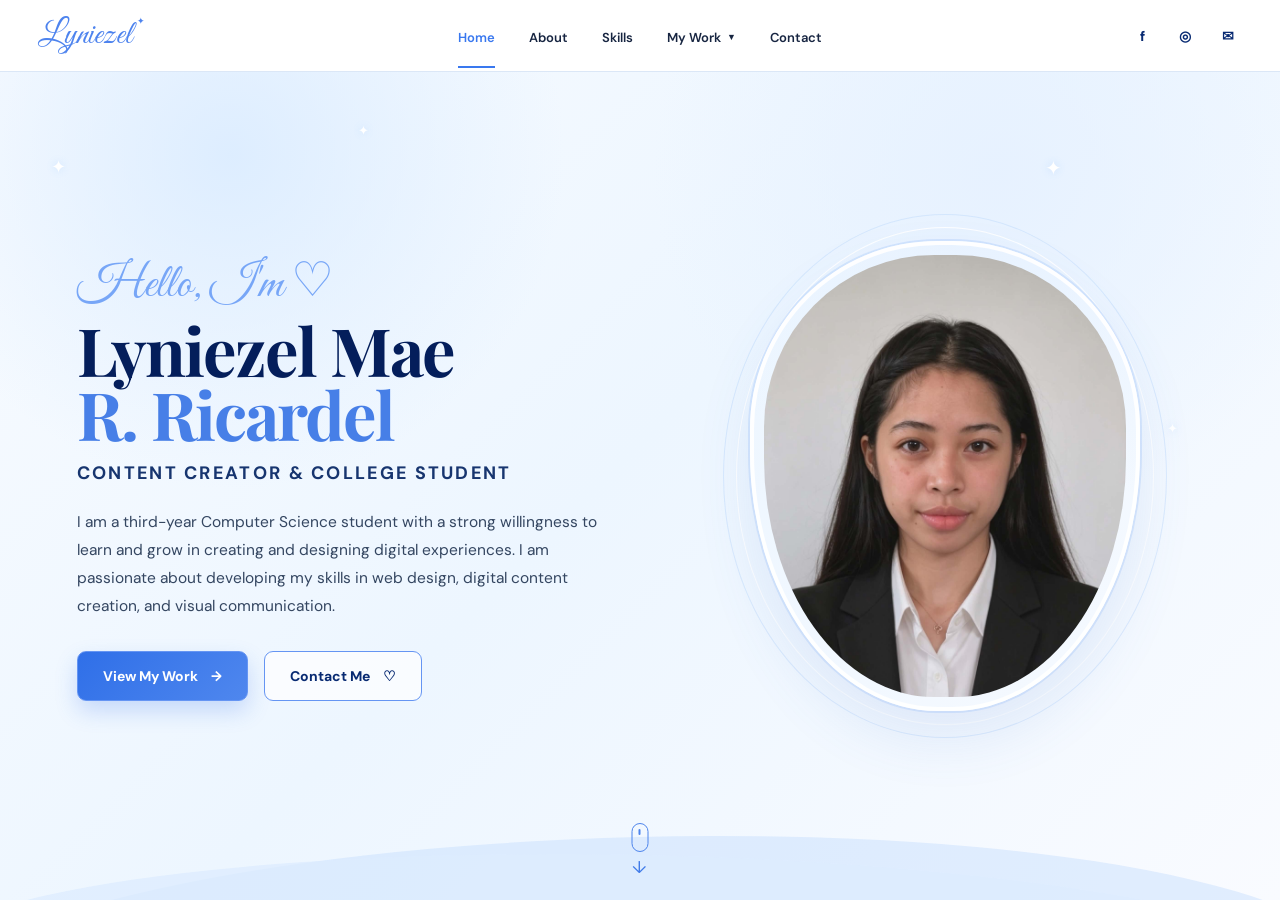
<file: index.html>
<!DOCTYPE html>
<html lang="en">
<head>
  <meta charset="UTF-8">
  <meta name="viewport" content="width=device-width, initial-scale=1.0">
  <meta name="description" content="Lyniezel Mae R. Ricardel - Multimedia Portfolio">
  <title>Lyniezel Mae R. Ricardel | Home</title>
  <link rel="stylesheet" href="style.css">
</head>
<body>
  <header class="site-header">
    <nav class="navbar">
      <a class="brand" href="index.html">Lyniezel</a>
      <ul class="nav-links">
        <li><a class="active" href="index.html">Home</a></li>
        <li><a href="about.html">About</a></li>
        <li><a href="skills.html">Skills</a></li>
        <li class="dropdown">
          <button id="dropdownBtn" class="dropdown-btn" type="button" aria-haspopup="true" aria-expanded="false" aria-controls="dropdownMenu">
            My Work <span id="dropdownArrow" class="dropdown-arrow" aria-hidden="true">▼</span>
          </button>
          <ul id="dropdownMenu" class="dropdown-menu">
            <li><a href="work.html">All Projects</a></li>
            <li><a href="work.html#web-design">Web Design</a></li>
            <li><a href="work.html#digital-content">Digital Content</a></li>
            <li><a href="work.html#creative-design">Creative Design</a></li>
            <li><a href="work.html#ui-design">UI Design</a></li>
          </ul>
        </li>
        <li><a href="contact.html">Contact</a></li>
      </ul>
      <div class="header-socials">
        <a href="https://www.facebook.com/lyniezelricardel/" target="_blank" aria-label="Facebook">f</a>
        <a href="https://www.instagram.com/kayy_rr11/" target="_blank" aria-label="Instagram">◎</a>
        <a href="mailto:ricardellyniezelmae@gmail.com" aria-label="Email">✉</a>
      </div>
    </nav>
  </header>

  <main class="page-stage home-stage">
    <span class="sparkle s1">✦</span><span class="sparkle s2">✦</span><span class="sparkle s3">✦</span><span class="sparkle s4">✦</span>
    <section class="home-shell">
      <div class="hero-copy">
        <p class="hello-script">Hello, I'm ♡</p>
        <h1 class="hero-name">Lyniezel Mae <span class="accent-line">R. Ricardel</span></h1>
        <p class="hero-role">Content Creator & College Student</p>
        <p class="hero-description">I am a third-year Computer Science student with a strong willingness to learn and grow in creating and designing digital experiences. I am passionate about developing my skills in web design, digital content creation, and visual communication.</p>
        <div class="hero-actions">
          <a class="btn btn-primary" href="work.html">View My Work <span>→</span></a>
          <a class="btn btn-secondary" href="contact.html">Contact Me <span>♡</span></a>
        </div>
      </div>

      <div class="portrait-wrap">
        <div class="portrait-halo">
          <img class="profile-photo" src="images/profile.jpg" alt="Profile photo of Lyniezel Mae R. Ricardel">
        </div>
      </div>
      <div class="home-scroll"><div class="mouse-icon"></div>↓</div>
    </section>
  </main>
  <script src="script.js"></script>
</body>
</html>
</file>
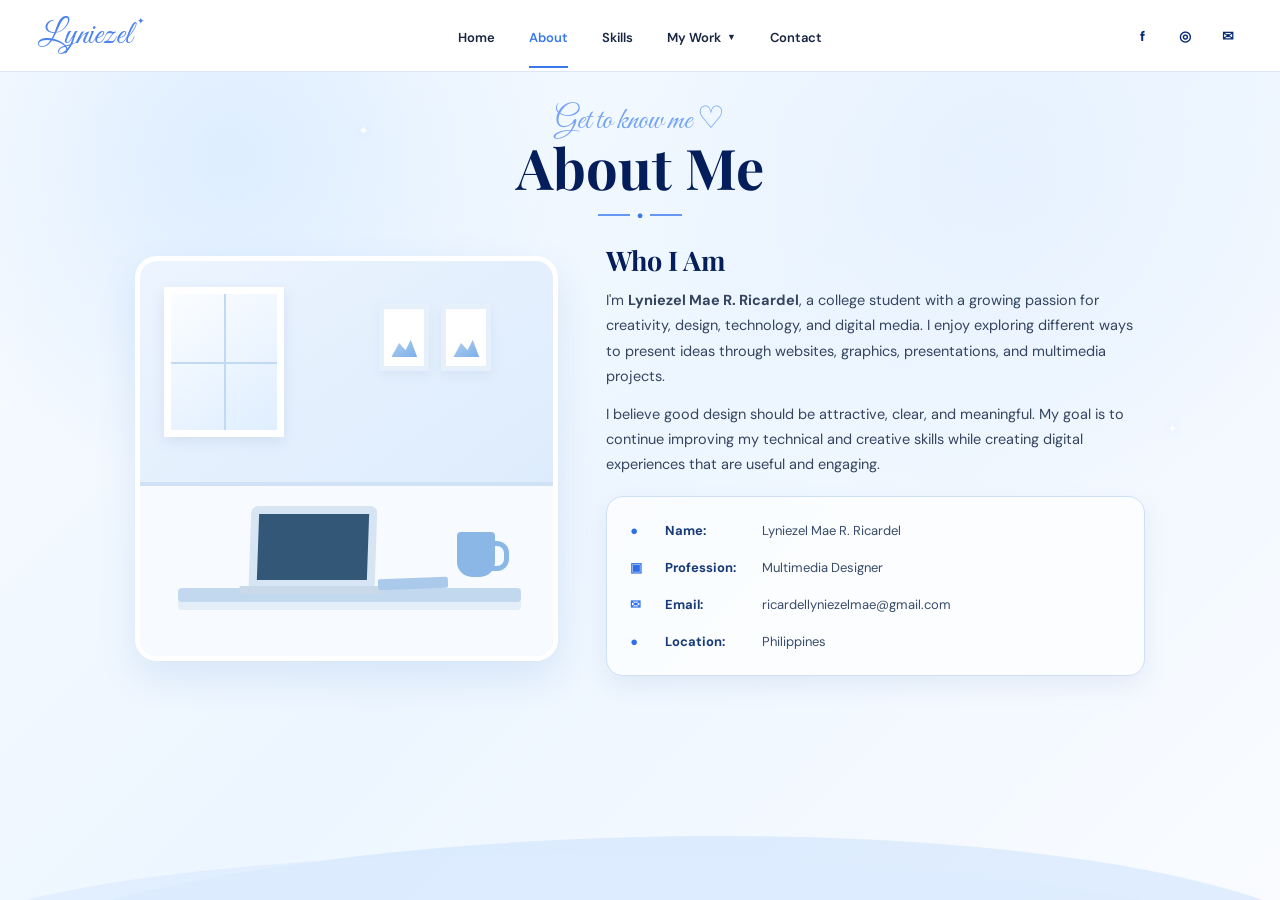
<file: about.html>
<!DOCTYPE html>
<html lang="en">
<head>
  <meta charset="UTF-8">
  <meta name="viewport" content="width=device-width, initial-scale=1.0">
  <title>Lyniezel Mae R. Ricardel | About</title>
  <link rel="stylesheet" href="style.css">
</head>
<body>
  <header class="site-header">
    <nav class="navbar">
      <a class="brand" href="index.html">Lyniezel</a>
      <ul class="nav-links">
        <li><a href="index.html">Home</a></li>
        <li><a class="active" href="about.html">About</a></li>
        <li><a href="skills.html">Skills</a></li>
        <li class="dropdown">
          <button id="dropdownBtn" class="dropdown-btn" type="button" aria-haspopup="true" aria-expanded="false" aria-controls="dropdownMenu">
            My Work <span id="dropdownArrow" class="dropdown-arrow" aria-hidden="true">▼</span>
          </button>
          <ul id="dropdownMenu" class="dropdown-menu">
            <li><a href="work.html">All Projects</a></li>
            <li><a href="work.html#web-design">Web Design</a></li>
            <li><a href="work.html#digital-content">Digital Content</a></li>
            <li><a href="work.html#creative-design">Creative Design</a></li>
            <li><a href="work.html#ui-design">UI Design</a></li>
          </ul>
        </li>
        <li><a href="contact.html">Contact</a></li>
      </ul>
      <div class="header-socials"><a href="https://www.facebook.com/lyniezelricardel/" target="_blank">f</a><a href="https://www.instagram.com/kayy_rr11/" target="_blank">◎</a><a href="mailto:ricardellyniezelmae@gmail.com">✉</a></div>
    </nav>
  </header>

  <main class="page-stage">
    <span class="sparkle s2">✦</span><span class="sparkle s4">✦</span>
    <section class="page-title-wrap container">
      <p class="script-kicker">Get to know me ♡</p>
      <h1 class="page-title">About Me</h1>
      <div class="title-ornament"><span>●</span></div>
    </section>

    <section class="about-layout">
      <div class="workspace-card" aria-label="Blue creative workspace illustration">
        <div class="window"></div><div class="wall-art"><span></span><span></span></div><div class="desk"></div><div class="laptop"></div><div class="cup"></div><div class="notebook"></div>
      </div>
      <div class="about-copy">
        <h2>Who I Am</h2>
        <p>I'm <strong>Lyniezel Mae R. Ricardel</strong>, a college student with a growing passion for creativity, design, technology, and digital media. I enjoy exploring different ways to present ideas through websites, graphics, presentations, and multimedia projects.</p>
        <p>I believe good design should be attractive, clear, and meaningful. My goal is to continue improving my technical and creative skills while creating digital experiences that are useful and engaging.</p>
        <div class="info-panel">
          <div class="info-line"><span class="info-icon">●</span><span class="info-label">Name:</span><span class="info-value">Lyniezel Mae R. Ricardel</span></div>
          <div class="info-line"><span class="info-icon">▣</span><span class="info-label">Profession:</span><span class="info-value">Multimedia Designer</span></div>
          <div class="info-line"><span class="info-icon">✉</span><span class="info-label">Email:</span><span class="info-value">ricardellyniezelmae@gmail.com</span></div>
          <div class="info-line"><span class="info-icon">●</span><span class="info-label">Location:</span><span class="info-value">Philippines</span></div>
        </div>
      </div>
    </section>
  </main>
  <script src="script.js"></script>
</body>
</html>
</file>
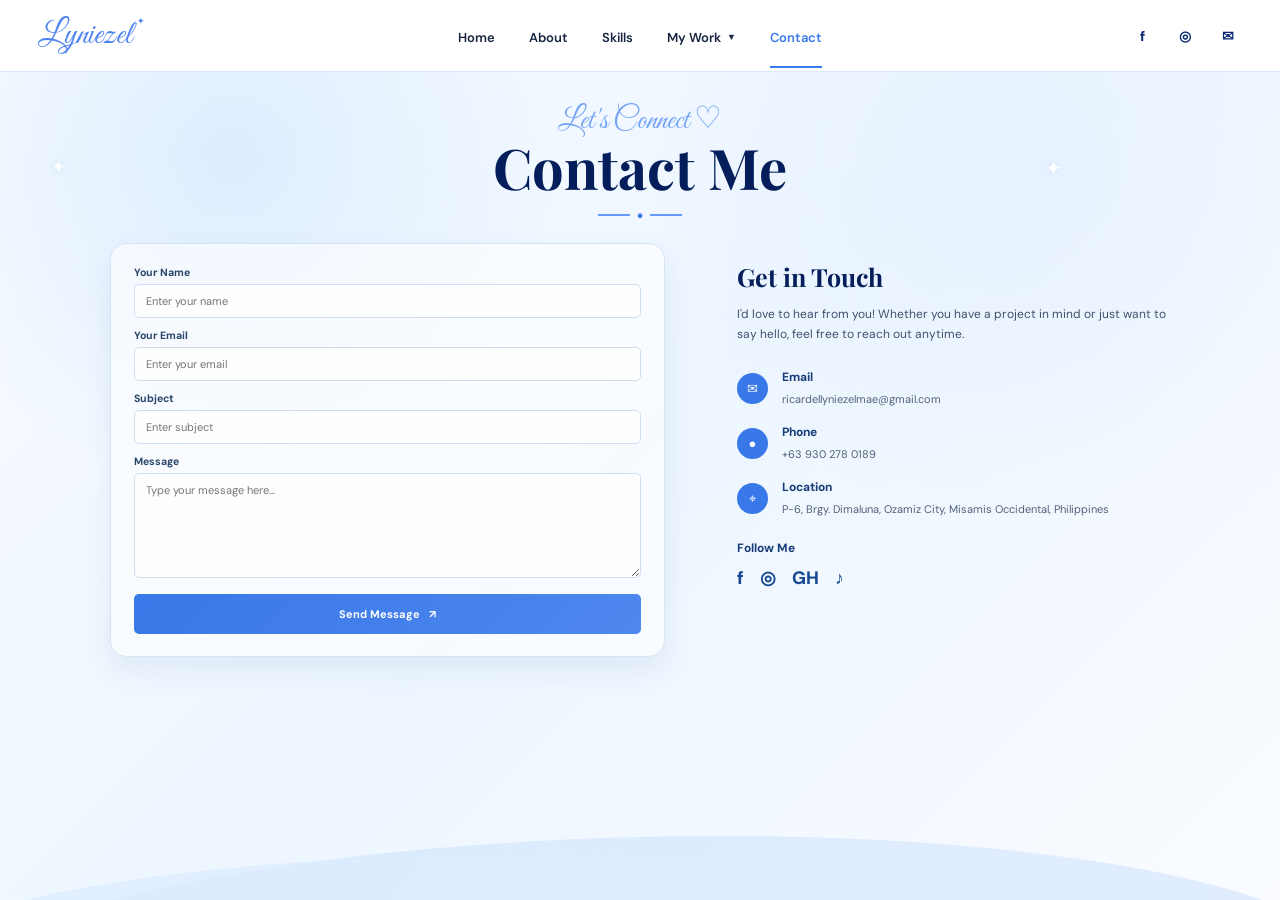
<file: contact.html>
<!DOCTYPE html>
<html lang="en">
<head>
  <meta charset="UTF-8">
  <meta name="viewport" content="width=device-width, initial-scale=1.0">
  <title>Lyniezel Mae R. Ricardel | Contact</title>
  <link rel="stylesheet" href="style.css">
</head>
<body>
  <header class="site-header">
    <nav class="navbar">
      <a class="brand" href="index.html">Lyniezel</a>
      <ul class="nav-links">
        <li><a href="index.html">Home</a></li>
        <li><a href="about.html">About</a></li>
        <li><a href="skills.html">Skills</a></li>
        <li class="dropdown">
          <button id="dropdownBtn" class="dropdown-btn" type="button" aria-haspopup="true" aria-expanded="false" aria-controls="dropdownMenu">
            My Work <span id="dropdownArrow" class="dropdown-arrow" aria-hidden="true">▼</span>
          </button>
          <ul id="dropdownMenu" class="dropdown-menu">
            <li><a href="work.html">All Projects</a></li>
            <li><a href="work.html#web-design">Web Design</a></li>
            <li><a href="work.html#digital-content">Digital Content</a></li>
            <li><a href="work.html#creative-design">Creative Design</a></li>
            <li><a href="work.html#ui-design">UI Design</a></li>
          </ul>
        </li>
        <li><a class="active" href="contact.html">Contact</a></li>
      </ul>
      <div class="header-socials"><a href="https://www.facebook.com/lyniezelricardel/" target="_blank">f</a><a href="https://www.instagram.com/kayy_rr11/" target="_blank">◎</a><a href="mailto:ricardellyniezelmae@gmail.com">✉</a></div>
    </nav>
  </header>

  <main class="page-stage">
    <span class="sparkle s1">✦</span><span class="sparkle s3">✦</span>
    <section class="page-title-wrap container">
      <p class="script-kicker">Let's Connect ♡</p>
      <h1 class="page-title">Contact Me</h1>
      <div class="title-ornament"><span>●</span></div>
    </section>

    <section class="contact-wrap">
      <div class="contact-form-box">
        <form action="mailto:ricardellyniezelmae@gmail.com" method="post" enctype="text/plain">
          <div class="form-group"><label for="name">Your Name</label><input id="name" name="name" type="text" placeholder="Enter your name" required></div>
          <div class="form-group"><label for="email">Your Email</label><input id="email" name="email" type="email" placeholder="Enter your email" required></div>
          <div class="form-group"><label for="subject">Subject</label><input id="subject" name="subject" type="text" placeholder="Enter subject"></div>
          <div class="form-group"><label for="message">Message</label><textarea id="message" name="message" placeholder="Type your message here..." required></textarea></div>
          <button class="send-btn" type="submit">Send Message &nbsp; ↗</button>
        </form>
      </div>

      <div class="contact-info-box">
        <h2>Get in Touch</h2>
        <p class="contact-intro">I'd love to hear from you! Whether you have a project in mind or just want to say hello, feel free to reach out anytime.</p>
        <div class="contact-item"><div class="contact-icon">✉</div><div><strong>Email</strong><a href="mailto:ricardellyniezelmae@gmail.com">ricardellyniezelmae@gmail.com</a></div></div>
        <div class="contact-item"><div class="contact-icon">●</div><div><strong>Phone</strong><span>+63 930 278 0189</span></div></div>
        <div class="contact-item"><div class="contact-icon">⌖</div><div><strong>Location</strong><span>P-6, Brgy. Dimaluna, Ozamiz City, Misamis Occidental, Philippines</span></div></div>
        <p class="follow-title">Follow Me</p>
        <div class="social-row"><a href="https://www.facebook.com/lyniezelricardel/" target="_blank">f</a><a href="https://www.instagram.com/kayy_rr11/" target="_blank">◎</a><a href="https://www.github.com/lyniezelricardel" target="_blank">GH</a><a href="https://www.tiktok.com/@jakeacope" target="_blank">♪</a></div>
      </div>
    </section>
  </main>
  <script src="script.js"></script>
</body>
</html>
</file>
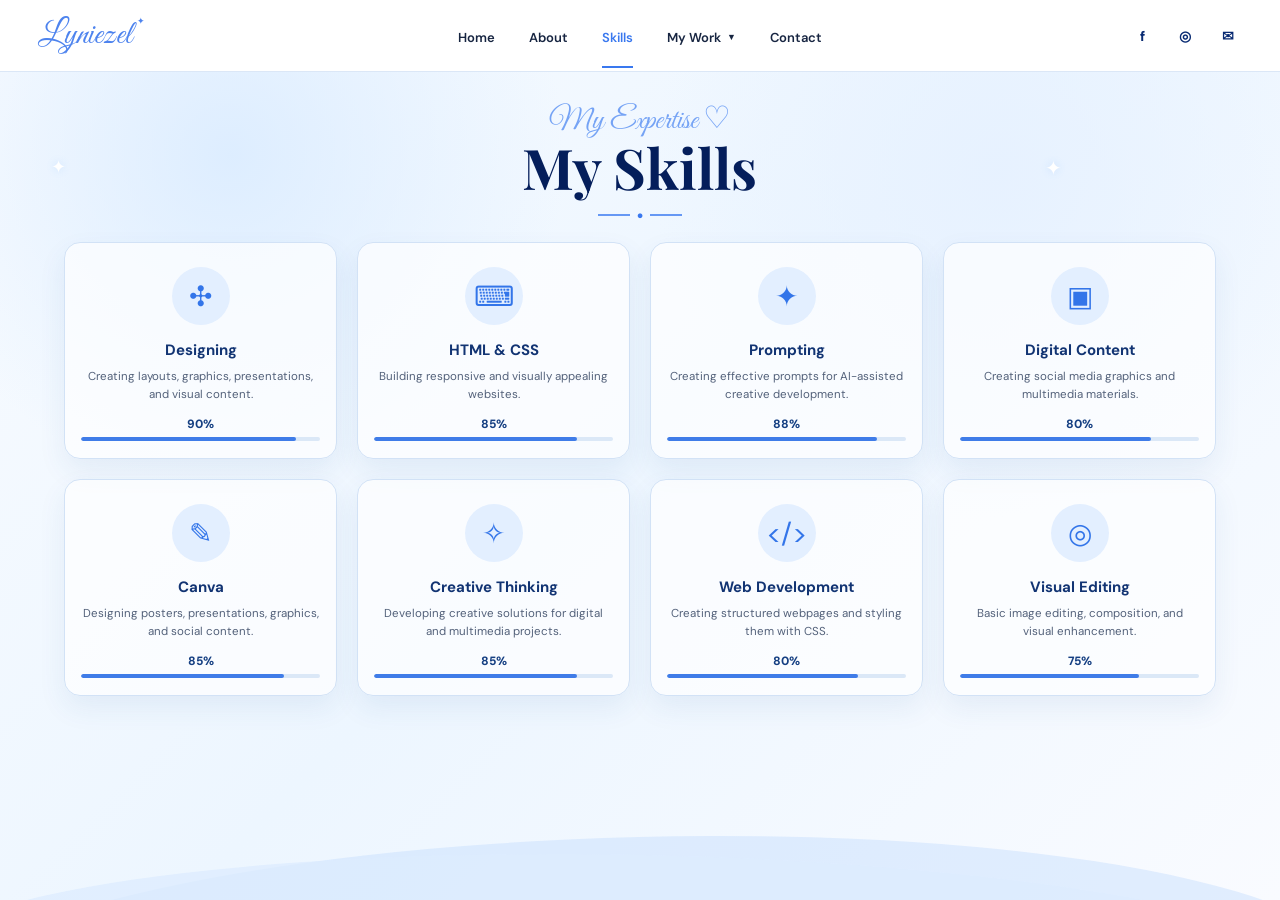
<file: skills.html>
<!DOCTYPE html>
<html lang="en">
<head>
  <meta charset="UTF-8">
  <meta name="viewport" content="width=device-width, initial-scale=1.0">
  <title>Lyniezel Mae R. Ricardel | Skills</title>
  <link rel="stylesheet" href="style.css">
</head>
<body>
  <header class="site-header">
    <nav class="navbar">
      <a class="brand" href="index.html">Lyniezel</a>
      <ul class="nav-links">
        <li><a href="index.html">Home</a></li>
        <li><a href="about.html">About</a></li>
        <li><a class="active" href="skills.html">Skills</a></li>
        <li class="dropdown">
          <button id="dropdownBtn" class="dropdown-btn" type="button" aria-haspopup="true" aria-expanded="false" aria-controls="dropdownMenu">
            My Work <span id="dropdownArrow" class="dropdown-arrow" aria-hidden="true">▼</span>
          </button>
          <ul id="dropdownMenu" class="dropdown-menu">
            <li><a href="work.html">All Projects</a></li>
            <li><a href="work.html#web-design">Web Design</a></li>
            <li><a href="work.html#digital-content">Digital Content</a></li>
            <li><a href="work.html#creative-design">Creative Design</a></li>
            <li><a href="work.html#ui-design">UI Design</a></li>
          </ul>
        </li>
        <li><a href="contact.html">Contact</a></li>
      </ul>
      <div class="header-socials"><a href="https://www.facebook.com/lyniezelricardel/" target="_blank">f</a><a href="https://www.instagram.com/kayy_rr11/" target="_blank">◎</a><a href="mailto:ricardellyniezelmae@gmail.com">✉</a></div>
    </nav>
  </header>

  <main class="page-stage">
    <span class="sparkle s1">✦</span><span class="sparkle s3">✦</span>
    <section class="page-title-wrap container">
      <p class="script-kicker">My Expertise ♡</p>
      <h1 class="page-title">My Skills</h1>
      <div class="title-ornament"><span>●</span></div>
    </section>

    <section class="skills-wrap">
      <div class="skills-grid">
        <article class="skill-card"><div class="skill-icon">✣</div><h3>Designing</h3><p>Creating layouts, graphics, presentations, and visual content.</p><div class="skill-percent">90%</div><div class="progress"><span style="width:90%"></span></div></article>
        <article class="skill-card"><div class="skill-icon">⌨</div><h3>HTML & CSS</h3><p>Building responsive and visually appealing websites.</p><div class="skill-percent">85%</div><div class="progress"><span style="width:85%"></span></div></article>
        <article class="skill-card"><div class="skill-icon">✦</div><h3>Prompting</h3><p>Creating effective prompts for AI-assisted creative development.</p><div class="skill-percent">88%</div><div class="progress"><span style="width:88%"></span></div></article>
        <article class="skill-card"><div class="skill-icon">▣</div><h3>Digital Content</h3><p>Creating social media graphics and multimedia materials.</p><div class="skill-percent">80%</div><div class="progress"><span style="width:80%"></span></div></article>
        <article class="skill-card"><div class="skill-icon">✎</div><h3>Canva</h3><p>Designing posters, presentations, graphics, and social content.</p><div class="skill-percent">85%</div><div class="progress"><span style="width:85%"></span></div></article>
        <article class="skill-card"><div class="skill-icon">✧</div><h3>Creative Thinking</h3><p>Developing creative solutions for digital and multimedia projects.</p><div class="skill-percent">85%</div><div class="progress"><span style="width:85%"></span></div></article>
        <article class="skill-card"><div class="skill-icon">&lt;/&gt;</div><h3>Web Development</h3><p>Creating structured webpages and styling them with CSS.</p><div class="skill-percent">80%</div><div class="progress"><span style="width:80%"></span></div></article>
        <article class="skill-card"><div class="skill-icon">◎</div><h3>Visual Editing</h3><p>Basic image editing, composition, and visual enhancement.</p><div class="skill-percent">75%</div><div class="progress"><span style="width:75%"></span></div></article>
      </div>
    </section>
  </main>
  <script src="script.js"></script>
</body>
</html>
</file>
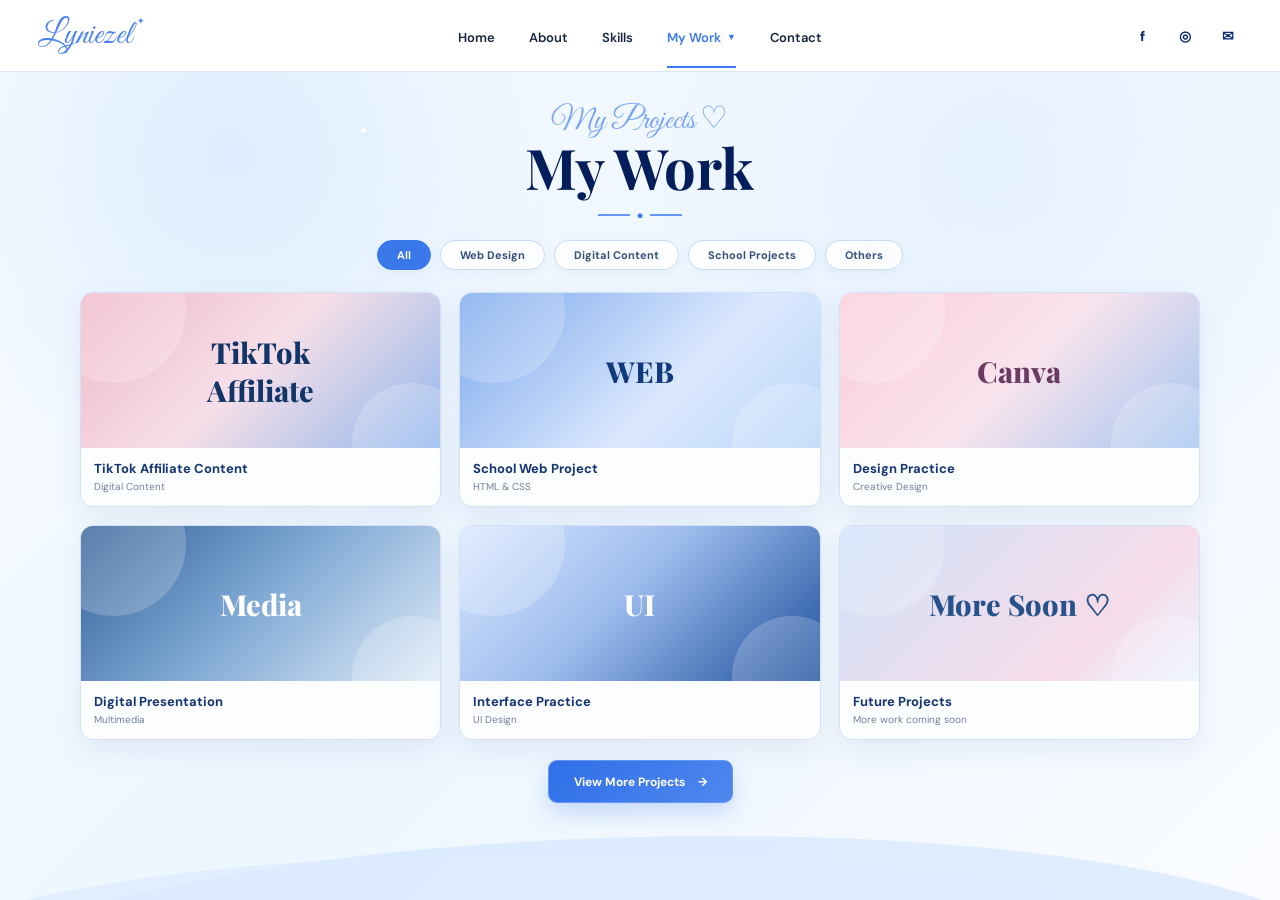
<file: work.html>
<!DOCTYPE html>
<html lang="en">
<head>
  <meta charset="UTF-8">
  <meta name="viewport" content="width=device-width, initial-scale=1.0">
  <title>Lyniezel Mae R. Ricardel | My Work</title>
  <link rel="stylesheet" href="style.css">
</head>
<body>
  <header class="site-header">
    <nav class="navbar">
      <a class="brand" href="index.html">Lyniezel</a>
      <ul class="nav-links">
        <li><a href="index.html">Home</a></li>
        <li><a href="about.html">About</a></li>
        <li><a href="skills.html">Skills</a></li>
        <li class="dropdown">
          <button id="dropdownBtn" class="dropdown-btn active" type="button" aria-haspopup="true" aria-expanded="false" aria-controls="dropdownMenu">
            My Work <span id="dropdownArrow" class="dropdown-arrow" aria-hidden="true">▼</span>
          </button>
          <ul id="dropdownMenu" class="dropdown-menu">
            <li><a href="work.html">All Projects</a></li>
            <li><a href="work.html#web-design">Web Design</a></li>
            <li><a href="work.html#digital-content">Digital Content</a></li>
            <li><a href="work.html#creative-design">Creative Design</a></li>
            <li><a href="work.html#ui-design">UI Design</a></li>
          </ul>
        </li>
        <li><a href="contact.html">Contact</a></li>
      </ul>
      <div class="header-socials"><a href="https://www.facebook.com/lyniezelricardel/" target="_blank">f</a><a href="https://www.instagram.com/kayy_rr11/" target="_blank">◎</a><a href="mailto:ricardellyniezelmae@gmail.com">✉</a></div>
    </nav>
  </header>

  <main class="page-stage">
    <span class="sparkle s2">✦</span><span class="sparkle s4">✦</span>
    <section class="page-title-wrap container">
      <p class="script-kicker">My Projects ♡</p>
      <h1 class="page-title">My Work</h1>
      <div class="title-ornament"><span>●</span></div>
    </section>

    <section class="work-wrap">
      <div class="filter-row"><span class="filter-pill active">All</span><span class="filter-pill">Web Design</span><span class="filter-pill">Digital Content</span><span class="filter-pill">School Projects</span><span class="filter-pill">Others</span></div>
      <div class="projects-grid">
        <article id="digital-content" class="project-card"><a class="project-link" href="https://www.tiktok.com/@jakeacope" target="_blank"><div class="project-thumb thumb-tiktok"><span class="thumb-mark">TikTok<br>Affiliate</span></div><div class="project-info"><h3>TikTok Affiliate Content</h3><p>Digital Content</p></div></a></article>
        <article id="web-design" class="project-card"><a class="project-link" href="https://www.github.com/lyniezelricardel" target="_blank"><div class="project-thumb thumb-web"><span class="thumb-mark">WEB</span></div><div class="project-info"><h3>School Web Project</h3><p>HTML & CSS</p></div></a></article>
        <article id="creative-design" class="project-card"><div class="project-thumb thumb-design"><span class="thumb-mark">Canva</span></div><div class="project-info"><h3>Design Practice</h3><p>Creative Design</p></div></article>
        <article id="school-projects" class="project-card"><div class="project-thumb thumb-media"><span class="thumb-mark">Media</span></div><div class="project-info"><h3>Digital Presentation</h3><p>Multimedia</p></div></article>
        <article id="ui-design" class="project-card"><div class="project-thumb thumb-mobile"><span class="thumb-mark">UI</span></div><div class="project-info"><h3>Interface Practice</h3><p>UI Design</p></div></article>
        <article id="future-projects" class="project-card"><div class="project-thumb thumb-coming"><span class="thumb-mark">More Soon ♡</span></div><div class="project-info"><h3>Future Projects</h3><p>More work coming soon</p></div></article>
      </div>
      <div class="work-cta"><a class="btn btn-primary" href="https://www.github.com/lyniezelricardel" target="_blank">View More Projects <span>→</span></a></div>
    </section>
  </main>
  <script src="script.js"></script>
</body>
</html>
</file>
<file: style.css>
@import url('https://fonts.googleapis.com/css2?family=DM+Sans:wght@400;500;600;700&family=Great+Vibes&family=Playfair+Display:wght@600;700&display=swap');

:root {
  --navy: #082a72;
  --navy-deep: #041e5b;
  --blue: #3978ef;
  --blue-2: #5c92f7;
  --sky: #dfeeff;
  --pale: #f4f9ff;
  --white: #ffffff;
  --text: #13213f;
  --muted: #53617a;
  --line: #d7e5f7;
  --shadow: 0 16px 38px rgba(45, 103, 190, .12);
}

* { box-sizing: border-box; margin: 0; padding: 0; }
html { scroll-behavior: smooth; }
body {
  min-height: 100vh;
  font-family: 'DM Sans', Arial, sans-serif;
  color: var(--text);
  background: #f6faff;
  overflow-x: hidden;
}
a { color: inherit; text-decoration: none; }
img { display: block; max-width: 100%; }
button, input, textarea { font: inherit; }

/* HEADER */
.site-header {
  height: 72px;
  background: rgba(255,255,255,.96);
  border-bottom: 1px solid rgba(205,222,244,.72);
  position: relative;
  z-index: 20;
}
.navbar {
  width: min(1380px, 94%);
  height: 100%;
  margin: 0 auto;
  display: grid;
  grid-template-columns: 1fr auto 1fr;
  align-items: center;
  gap: 20px;
}
.brand {
  justify-self: start;
  color: #4d83ee;
  font-family: 'Great Vibes', cursive;
  font-size: 34px;
  line-height: 1;
  letter-spacing: .2px;
  position: relative;
}
.brand::after {
  content: '✦';
  font-family: Arial, sans-serif;
  font-size: 9px;
  position: absolute;
  right: -13px;
  top: -2px;
}
.nav-links { list-style: none; display: flex; align-items: center; gap: 34px; }
.nav-links a {
  display: block;
  padding: 25px 0 20px;
  color: #172541;
  font-size: 13px;
  font-weight: 600;
  border-bottom: 2px solid transparent;
  transition: .2s ease;
}
.nav-links a:hover, .nav-links a.active { color: var(--blue); border-color: var(--blue); }


/* VANILLA JAVASCRIPT NAVBAR DROPDOWN */
.dropdown {
  position: relative;
}
.dropdown-btn {
  display: flex;
  align-items: center;
  gap: 6px;
  padding: 25px 0 20px;
  border: 0;
  border-bottom: 2px solid transparent;
  background: transparent;
  color: #172541;
  font-size: 13px;
  font-weight: 600;
  cursor: pointer;
  transition: .2s ease;
}
.dropdown-btn:hover,
.dropdown-btn.active,
.dropdown-btn[aria-expanded="true"] {
  color: var(--blue);
  border-bottom-color: var(--blue);
}
.dropdown-arrow {
  font-size: 9px;
  line-height: 1;
  transition: transform .2s ease;
}
.dropdown-menu {
  display: none;
  position: absolute;
  top: calc(100% + 1px);
  left: 50%;
  transform: translateX(-50%);
  width: 190px;
  list-style: none;
  padding: 8px;
  border: 1px solid #d5e4f6;
  border-radius: 12px;
  background: rgba(255,255,255,.98);
  box-shadow: 0 16px 34px rgba(35,76,134,.16);
  z-index: 50;
}
.dropdown-menu.show {
  display: block;
}
.nav-links .dropdown-menu a {
  padding: 10px 12px;
  border: 0;
  border-radius: 8px;
  color: #29466f;
  font-size: 12px;
  font-weight: 600;
  white-space: nowrap;
}
.nav-links .dropdown-menu a:hover,
.nav-links .dropdown-menu a:focus-visible {
  border: 0;
  background: #edf5ff;
  color: var(--blue);
  outline: none;
}
.header-socials { justify-self: end; display: flex; align-items: center; gap: 16px; }
.header-socials a {
  width: 27px; height: 27px;
  display: grid; place-items: center;
  color: var(--navy);
  font-weight: 800;
  font-size: 14px;
  transition: .2s ease;
}
.header-socials a:hover { color: var(--blue); transform: translateY(-2px); }

/* SHARED PAGE BACKGROUND */
.page-stage {
  min-height: calc(100vh - 72px);
  position: relative;
  overflow: hidden;
  background:
    radial-gradient(circle at 18% 10%, rgba(217,235,255,.85), transparent 26%),
    radial-gradient(circle at 78% 12%, rgba(230,241,255,.92), transparent 28%),
    linear-gradient(135deg, #f8fbff 0%, #edf6ff 48%, #f9fbff 100%);
}
.page-stage::before,
.page-stage::after {
  content: '';
  position: absolute;
  left: -6%;
  width: 112%;
  border-radius: 50% 50% 0 0 / 100% 100% 0 0;
  pointer-events: none;
}
.page-stage::before {
  height: 155px;
  bottom: -92px;
  background: rgba(191,218,253,.42);
  transform: rotate(-1.4deg);
}
.page-stage::after {
  height: 120px;
  bottom: -75px;
  background: rgba(221,236,255,.74);
  transform: rotate(1.2deg);
}
.sparkle {
  position: absolute;
  color: rgba(255,255,255,.98);
  text-shadow: 0 0 8px rgba(96,165,250,.22);
  pointer-events: none;
  z-index: 1;
}
.sparkle.s1 { left: 4%; top: 10%; font-size: 18px; }
.sparkle.s2 { left: 28%; top: 6%; font-size: 13px; }
.sparkle.s3 { right: 17%; top: 10%; font-size: 20px; }
.sparkle.s4 { right: 8%; top: 42%; font-size: 13px; }

.container { width: min(1240px, 88%); margin: 0 auto; position: relative; z-index: 2; }

/* HEADINGS */
.page-title-wrap { text-align: center; padding-top: 34px; }
.script-kicker {
  font-family: 'Great Vibes', cursive;
  color: #75a3f5;
  font-size: 31px;
  line-height: 1;
  margin-bottom: 2px;
}
.page-title {
  font-family: 'Playfair Display', Georgia, serif;
  color: var(--navy-deep);
  font-size: clamp(42px, 5vw, 56px);
  line-height: 1;
}
.title-ornament {
  display: flex; align-items: center; justify-content: center; gap: 7px;
  margin: 13px auto 18px;
  color: var(--blue);
}
.title-ornament::before, .title-ornament::after { content: ''; width: 32px; height: 1.5px; background: #6698f4; }
.title-ornament span { font-size: 11px; }

/* HOME */
.home-stage { display: flex; align-items: stretch; }
.home-shell {
  width: min(1280px, 88%);
  min-height: calc(100vh - 72px);
  margin: 0 auto;
  display: grid;
  grid-template-columns: 1.03fr .97fr;
  align-items: center;
  gap: 60px;
  position: relative;
  z-index: 2;
  padding: 44px 0 64px;
}
.hello-script {
  font-family: 'Great Vibes', cursive;
  color: #77a6f7;
  font-size: 48px;
  margin-bottom: 3px;
}
.hero-name {
  font-family: 'Playfair Display', Georgia, serif;
  font-size: clamp(58px, 5.2vw, 78px);
  line-height: .96;
  color: var(--navy-deep);
  letter-spacing: -2px;
  margin-bottom: 15px;
}
.hero-name .accent-line { color: #477fe7; display: block; }
.hero-role {
  color: #17356f;
  font-weight: 700;
  letter-spacing: 2.3px;
  font-size: 18px;
  text-transform: uppercase;
  margin-bottom: 24px;
}
.hero-description {
  max-width: 575px;
  color: #344661;
  font-size: 15.5px;
  line-height: 1.8;
}
.hero-actions { display: flex; gap: 16px; margin-top: 30px; flex-wrap: wrap; }
.btn {
  min-height: 50px;
  display: inline-flex;
  align-items: center;
  justify-content: center;
  gap: 13px;
  padding: 0 25px;
  border-radius: 9px;
  border: 1.5px solid #6595f3;
  font-weight: 700;
  font-size: 14px;
  transition: .23s ease;
}
.btn-primary { background: linear-gradient(135deg,#2f6fe8,#4f87ee); color: white; box-shadow: 0 10px 22px rgba(47,111,232,.22); }
.btn-secondary { background: rgba(255,255,255,.7); color: var(--navy); }
.btn:hover { transform: translateY(-3px); box-shadow: 0 12px 25px rgba(47,111,232,.18); }
.home-scroll { position: absolute; bottom: 22px; left: 50%; transform: translateX(-50%); color: #3f7ae8; text-align: center; font-size: 17px; }
.mouse-icon { width: 17px; height: 29px; border: 1.8px solid #4d84ec; border-radius: 9px; margin: 0 auto 4px; position: relative; }
.mouse-icon::before { content:''; width:2px; height:6px; background:#4d84ec; border-radius:2px; position:absolute; left:50%; top:5px; transform:translateX(-50%); }

.portrait-wrap { display: grid; place-items: center; position: relative; min-height: 510px; }
.portrait-halo {
  width: 390px; height: 470px;
  border: 4px solid rgba(255,255,255,.95);
  border-radius: 48% 48% 48% 48% / 40% 40% 55% 55%;
  padding: 10px;
  position: relative;
  box-shadow: 0 0 0 2px rgba(137,181,246,.25), 0 28px 55px rgba(75,125,202,.12);
}
.portrait-halo::before, .portrait-halo::after {
  content:''; position:absolute; inset:-18px; border:1px solid rgba(255,255,255,.92); border-radius:50%; z-index:-1;
}
.portrait-halo::after { inset:-31px; border-color:rgba(172,205,248,.35); }
.profile-photo {
  width:100%; height:100%; object-fit:cover; object-position:center;
  border-radius: 47% 47% 47% 47% / 39% 39% 54% 54%;
  background: linear-gradient(180deg,#dcecff,#eef4ff);
}
.profile-reminder {
  position:absolute; bottom:21px; left:50%; transform:translateX(-50%);
  width:max-content; max-width:90%; padding:8px 12px; border-radius:999px;
  background:rgba(255,255,255,.9); border:1px solid #d6e6fb; color:#52709a; font-size:11px;
  box-shadow:0 8px 20px rgba(50,90,150,.1);
}

/* ABOUT */
.about-layout {
  width:min(1010px, 88%); margin: 0 auto;
  display:grid; grid-template-columns: .88fr 1.12fr; gap:48px; align-items:center;
  padding: 2px 0 84px; position:relative; z-index:2;
}
.workspace-card {
  height: 405px;
  border-radius: 22px;
  border: 5px solid white;
  box-shadow: var(--shadow);
  background: linear-gradient(145deg, #ecf4ff, #d8e9fb);
  position: relative;
  overflow: hidden;
}
.workspace-card::before {
  content:''; position:absolute; left:0; right:0; bottom:0; height:43%; background:#f7fbff; border-top:4px solid rgba(194,216,242,.7);
}
.window { position:absolute; left:24px; top:26px; width:120px; height:150px; background:linear-gradient(145deg,#fbfdff,#dfeeff); border:7px solid #fff; box-shadow:0 5px 14px rgba(45,86,140,.1); }
.window::before, .window::after { content:''; position:absolute; background:#c0d9f5; }
.window::before { width:2px; height:100%; left:50%; }
.window::after { height:2px; width:100%; top:50%; }
.desk { position:absolute; left:38px; right:32px; bottom:54px; height:14px; background:#c1d8ef; border-radius:4px; box-shadow:0 8px 0 #e4eef8; z-index:4; }
.laptop { position:absolute; left:110px; bottom:68px; width:126px; height:82px; background:#335776; border:8px solid #d6e4f3; border-radius:7px 7px 2px 2px; z-index:5; transform:skew(-2deg); }
.laptop::after { content:''; position:absolute; left:-17px; right:-17px; height:8px; bottom:-14px; background:#c9d9e9; border-radius:0 0 5px 5px; }
.cup { position:absolute; right:58px; bottom:79px; width:38px; height:45px; border-radius:4px 4px 15px 15px; background:#8bb7e7; z-index:5; }
.cup::after { content:''; position:absolute; right:-14px; top:9px; width:17px; height:20px; border:5px solid #8bb7e7; border-left:0; border-radius:0 12px 12px 0; }
.notebook { position:absolute; right:105px; bottom:67px; width:70px; height:11px; background:#abc9eb; z-index:6; border-radius:2px; transform:rotate(-2deg); }
.wall-art { position:absolute; right:62px; top:43px; display:flex; gap:12px; }
.wall-art span { width:50px; height:67px; background:#fff; border:5px solid #e6f0fb; box-shadow:0 4px 10px rgba(60,100,150,.08); position:relative; }
.wall-art span::after { content:''; position:absolute; left:7px; right:7px; bottom:9px; height:22px; background:linear-gradient(145deg,#b8d6f4,#7daee7); clip-path:polygon(0 100%,30% 35%,55% 68%,75% 20%,100% 100%); }
.about-copy h2 { font-family:'Playfair Display', Georgia, serif; color:var(--navy-deep); font-size:27px; margin-bottom:10px; }
.about-copy p { color:#35455f; line-height:1.75; font-size:14.5px; margin-bottom:12px; }
.info-panel { margin-top:18px; padding:15px 23px; border-radius:17px; background:rgba(255,255,255,.72); border:1px solid #cfdff4; box-shadow:0 10px 25px rgba(60,105,165,.09); }
.info-line { display:grid; grid-template-columns: 26px 88px 1fr; gap:9px; align-items:center; padding:10px 0; font-size:13px; }
.info-icon { color:#2f70e8; font-weight:800; }
.info-label { color:#183b78; font-weight:700; }
.info-value { color:#384b68; }

/* SKILLS */
.skills-wrap { width:min(1160px,90%); margin:0 auto; padding:2px 0 82px; position:relative; z-index:2; }
.skills-grid { display:grid; grid-template-columns:repeat(4,1fr); gap:20px; }
.skill-card {
  min-height:205px; padding:24px 16px 17px; border-radius:16px;
  background:rgba(255,255,255,.7); border:1px solid #d2e2f6; box-shadow:0 12px 28px rgba(44,94,157,.08);
  text-align:center; transition:.22s ease;
}
.skill-card:hover { transform:translateY(-5px); box-shadow:0 17px 34px rgba(44,94,157,.13); }
.skill-icon { width:58px; height:58px; border-radius:50%; margin:0 auto 15px; display:grid; place-items:center; background:#e3efff; color:#3375e9; font-size:28px; }
.skill-card h3 { color:#123473; font-size:15px; margin-bottom:8px; }
.skill-card p { color:#53617a; font-size:11.5px; line-height:1.55; min-height:37px; }
.skill-percent { color:#153f82; font-size:12px; font-weight:800; margin:11px 0 5px; }
.progress { height:4px; border-radius:999px; background:#dbe8f7; overflow:hidden; }
.progress span { display:block; height:100%; background:#3f7ce8; border-radius:999px; }

/* WORK */
.work-wrap { width:min(1120px,90%); margin:0 auto; padding:0 0 82px; position:relative; z-index:2; }
.filter-row { display:flex; justify-content:center; gap:9px; margin:2px 0 22px; flex-wrap:wrap; }
.filter-pill { padding:7px 19px; border-radius:999px; border:1px solid #c8dbf3; background:rgba(255,255,255,.8); color:#365179; font-size:11px; font-weight:700; box-shadow:0 4px 12px rgba(50,90,145,.05); }
.filter-pill.active { background:#3978e8; color:#fff; border-color:#3978e8; }
.projects-grid { display:grid; grid-template-columns:repeat(3,1fr); gap:18px; }
.project-card { scroll-margin-top: 100px; background:rgba(255,255,255,.8); border:1px solid #d3e1f4; border-radius:13px; overflow:hidden; box-shadow:0 10px 26px rgba(50,93,148,.09); transition:.22s ease; }
.project-card:hover { transform:translateY(-5px); box-shadow:0 16px 32px rgba(50,93,148,.14); }
.project-thumb { height:155px; position:relative; overflow:hidden; display:grid; place-items:center; color:#fff; font-weight:800; }
.project-thumb::before, .project-thumb::after { content:''; position:absolute; border-radius:50%; background:rgba(255,255,255,.2); }
.project-thumb::before { width:145px; height:145px; left:-40px; top:-55px; }
.project-thumb::after { width:120px; height:120px; right:-32px; bottom:-55px; }
.thumb-tiktok { background:linear-gradient(135deg,#f0b7c8,#f6dfe8 48%,#91b6ed); color:#123568; }
.thumb-web { background:linear-gradient(135deg,#7ba8eb,#dce9ff 60%,#b9d5f8); color:#113a7d; }
.thumb-design { background:linear-gradient(135deg,#fbccda,#f9e4ed 50%,#a4c5f1); color:#6a3b62; }
.thumb-mobile { background:linear-gradient(135deg,#d9e8ff,#9dbced 45%,#1d4f9c); }
.thumb-media { background:linear-gradient(135deg,#325f97,#7fa8d4 48%,#dfebf8); }
.thumb-coming { background:linear-gradient(135deg,#cfe2fb,#f6dce8 70%,#eaf3ff); color:#27518b; }
.thumb-mark { position:relative; z-index:2; font-family:'Playfair Display',Georgia,serif; font-size:29px; text-align:center; padding:0 10px; }
.project-info { padding:12px 13px 13px; }
.project-info h3 { color:#143572; font-size:13px; margin-bottom:3px; }
.project-info p { color:#70809a; font-size:10px; }
.project-link { display:block; }
.work-cta { text-align:center; margin-top:20px; }
.work-cta .btn { min-height:43px; font-size:12px; padding:0 25px; }

/* CONTACT */
.contact-wrap { width:min(1060px,88%); margin:0 auto; display:grid; grid-template-columns:1fr .78fr; gap:72px; align-items:start; padding:3px 0 88px; position:relative; z-index:2; }
.contact-form-box { padding:22px 23px; border-radius:16px; background:rgba(255,255,255,.6); border:1px solid #d5e4f6; box-shadow:0 12px 28px rgba(48,92,145,.09); }
.form-group { margin-bottom:11px; }
.form-group label { display:block; color:#274568; font-size:10.5px; font-weight:700; margin-bottom:5px; }
.form-group input, .form-group textarea { width:100%; border:1px solid #cfdef0; border-radius:5px; background:rgba(255,255,255,.82); color:#243653; padding:9px 11px; outline:none; font-size:11px; transition:.2s ease; }
.form-group input:focus, .form-group textarea:focus { border-color:#5e93ed; box-shadow:0 0 0 3px rgba(94,147,237,.12); }
.form-group textarea { min-height:105px; resize:vertical; }
.send-btn { width:100%; min-height:40px; border:0; border-radius:5px; background:linear-gradient(135deg,#3978e8,#4e87ee); color:#fff; font-weight:700; font-size:11px; cursor:pointer; }
.contact-info-box { padding-top:17px; }
.contact-info-box h2 { font-family:'Playfair Display',Georgia,serif; color:var(--navy-deep); font-size:25px; margin-bottom:12px; }
.contact-intro { color:#40516d; font-size:12px; line-height:1.65; margin-bottom:24px; }
.contact-item { display:grid; grid-template-columns:34px 1fr; gap:11px; align-items:center; margin-bottom:16px; }
.contact-icon { width:31px; height:31px; border-radius:50%; display:grid; place-items:center; background:#3978e8; color:#fff; font-size:13px; }
.contact-item strong { display:block; color:#173c78; font-size:12px; margin-bottom:2px; }
.contact-item a, .contact-item span { color:#53627a; font-size:11px; line-height:1.45; }
.follow-title { color:#173c78; font-weight:700; font-size:12px; margin-top:22px; margin-bottom:10px; }
.social-row { display:flex; gap:16px; align-items:center; }
.social-row a { color:#164891; font-size:18px; font-weight:800; }

/* RESPONSIVE */
@media (max-width: 980px) {
  .navbar { grid-template-columns: auto 1fr; }
  .header-socials { display:none; }
  .nav-links { justify-self:end; gap:20px; }
  .home-shell { grid-template-columns:1fr; text-align:center; gap:22px; padding-top:62px; }
  .hero-description { margin:0 auto; }
  .hero-actions { justify-content:center; }
  .portrait-wrap { min-height:430px; }
  .portrait-halo { width:320px; height:390px; }
  .home-scroll { display:none; }
  .about-layout { grid-template-columns:1fr; gap:28px; }
  .workspace-card { max-width:520px; width:100%; margin:0 auto; }
  .skills-grid { grid-template-columns:repeat(2,1fr); }
  .projects-grid { grid-template-columns:repeat(2,1fr); }
  .contact-wrap { grid-template-columns:1fr; gap:30px; }
}

@media (max-width: 680px) {
  .site-header { height:auto; }
  .navbar { grid-template-columns:1fr; justify-items:center; padding:13px 0 8px; }
  .brand { justify-self:center; }
  .nav-links { justify-self:center; gap:14px; flex-wrap:wrap; justify-content:center; }
  .nav-links a { padding:7px 0 9px; font-size:11px; }
  .dropdown-btn { padding:7px 0 9px; font-size:11px; }
  .dropdown-menu { top:calc(100% + 4px); width:180px; }
  .nav-links .dropdown-menu a { padding:9px 11px; font-size:11px; }
  .page-stage, .home-shell { min-height:calc(100vh - 115px); }
  .home-shell { width:90%; padding-top:48px; }
  .hello-script { font-size:39px; }
  .hero-name { font-size:50px; }
  .hero-role { font-size:13px; letter-spacing:1.7px; }
  .portrait-halo { width:270px; height:330px; }
  .portrait-wrap { min-height:360px; }
  .page-title-wrap { padding-top:28px; }
  .script-kicker { font-size:27px; }
  .page-title { font-size:41px; }
  .skills-grid, .projects-grid { grid-template-columns:1fr; }
  .skill-card { min-height:190px; }
  .about-layout, .contact-wrap { width:90%; }
  .workspace-card { height:330px; }
  .info-line { grid-template-columns:24px 80px 1fr; font-size:11px; }
}
</file>
